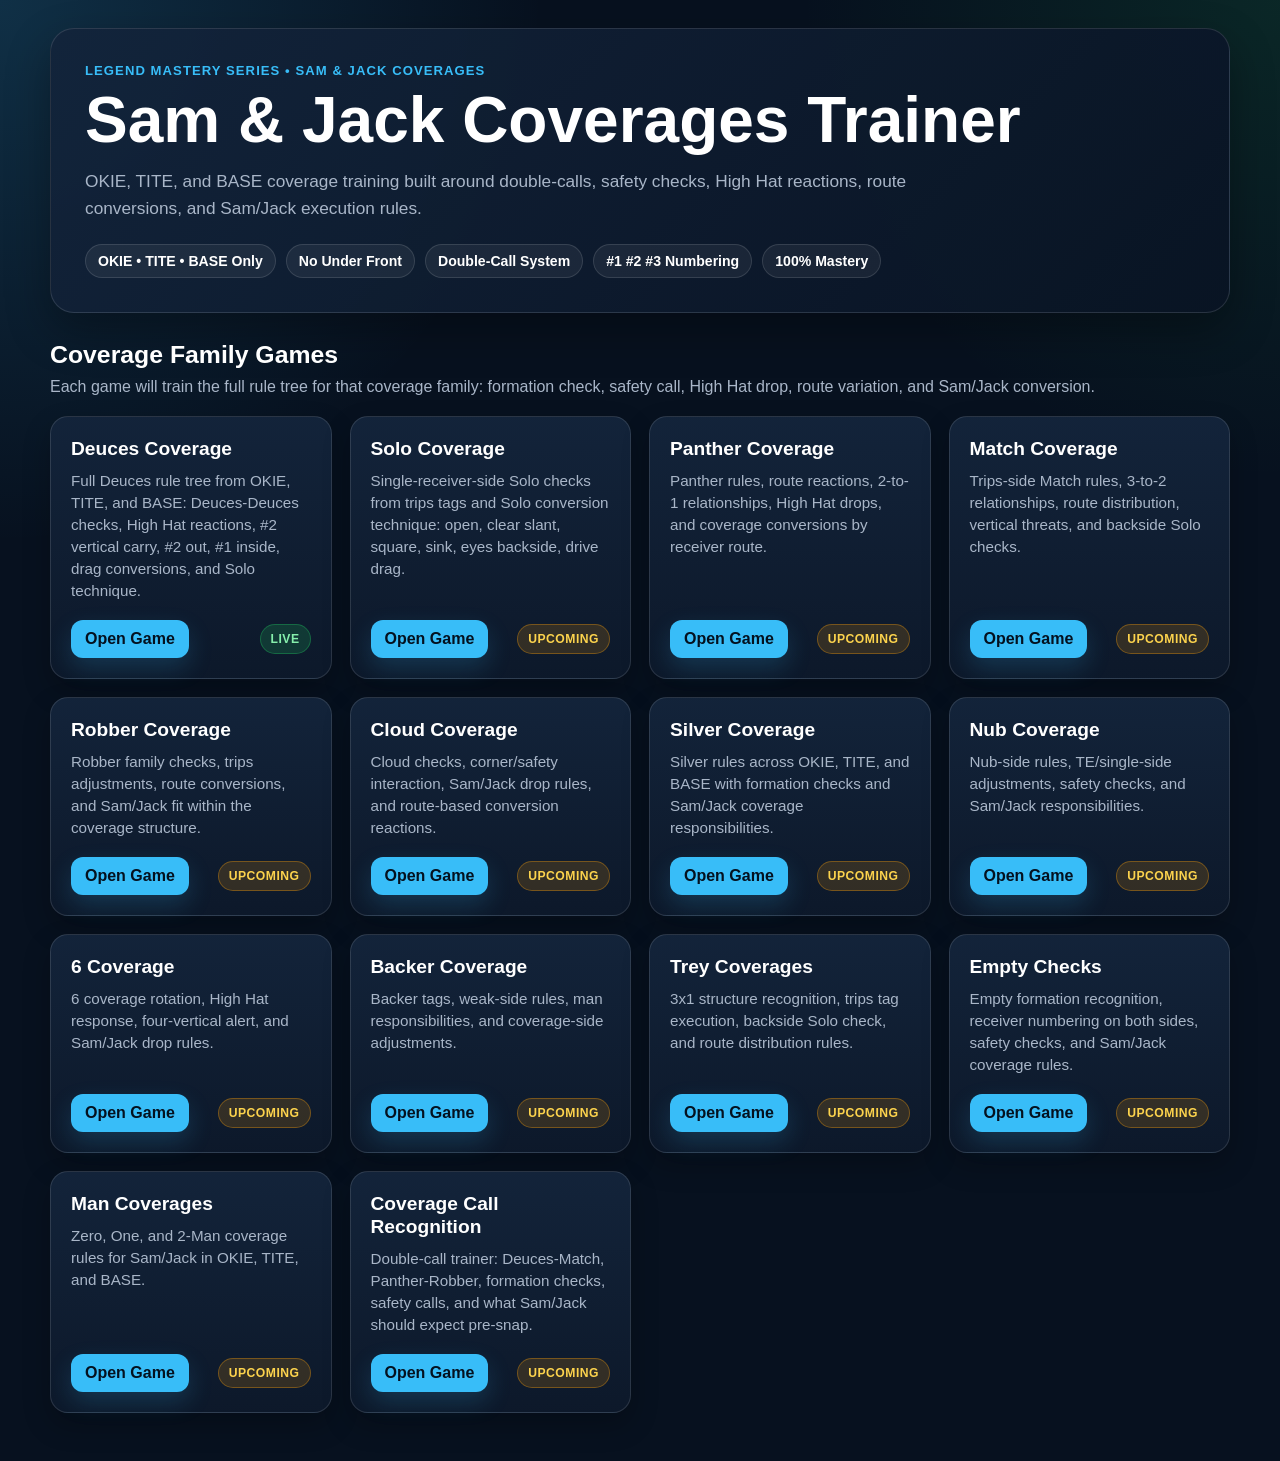
<file: index.html>
<!doctype html>
<html lang="en">
<head>
  <meta charset="utf-8" />
  <meta name="viewport" content="width=device-width,initial-scale=1" />
  <title>Sam & Jack Coverages Trainer — Legend Mastery Series</title>
  <link rel="stylesheet" href="styles.css" />
</head>

<body>
  <div class="wrap">

    <header class="hero">
      <div class="kicker">Legend Mastery Series • Sam & Jack Coverages</div>
      <h1>Sam & Jack Coverages Trainer</h1>
      <p class="sub">
        OKIE, TITE, and BASE coverage training built around double-calls, safety checks,
        High Hat reactions, route conversions, and Sam/Jack execution rules.
      </p>

      <div class="pills">
        <span class="pill">OKIE • TITE • BASE Only</span>
        <span class="pill">No Under Front</span>
        <span class="pill">Double-Call System</span>
        <span class="pill">#1 #2 #3 Numbering</span>
        <span class="pill">100% Mastery</span>
      </div>
    </header>

    <section class="section">
      <h2>Coverage Family Games</h2>
      <p class="section-sub">
        Each game will train the full rule tree for that coverage family: formation check,
        safety call, High Hat drop, route variation, and Sam/Jack conversion.
      </p>

      <div class="repo-grid">

       <article class="repo-card">
  <h3><a href="games/okie-tite-base-deuces.html">Deuces Coverage</a></h3>
  <p class="muted">
    Full Deuces rule tree from OKIE, TITE, and BASE: Deuces-Deuces checks,
    High Hat reactions, #2 vertical carry, #2 out, #1 inside, drag conversions,
    and Solo technique.
  </p>
  <div class="btn-row">
    <a class="btn" href="games/okie-tite-base-deuces.html">Open Game</a>
    <span class="status live">Live</span>
  </div>
</article>

        <article class="repo-card">
          <h3><a href="games/okie-tite-base-solo.html">Solo Coverage</a></h3>
          <p class="muted">
            Single-receiver-side Solo checks from trips tags and Solo conversion technique:
            open, clear slant, square, sink, eyes backside, drive drag.
          </p>
          <div class="btn-row">
            <a class="btn" href="games/okie-tite-base-solo.html">Open Game</a>
            <span class="status upcoming">Upcoming</span>
          </div>
        </article>

        <article class="repo-card">
          <h3><a href="games/okie-tite-base-panther.html">Panther Coverage</a></h3>
          <p class="muted">
            Panther rules, route reactions, 2-to-1 relationships, High Hat drops,
            and coverage conversions by receiver route.
          </p>
          <div class="btn-row">
            <a class="btn" href="games/okie-tite-base-panther.html">Open Game</a>
            <span class="status upcoming">Upcoming</span>
          </div>
        </article>

        <article class="repo-card">
          <h3><a href="games/okie-tite-base-match.html">Match Coverage</a></h3>
          <p class="muted">
            Trips-side Match rules, 3-to-2 relationships, route distribution,
            vertical threats, and backside Solo checks.
          </p>
          <div class="btn-row">
            <a class="btn" href="games/okie-tite-base-match.html">Open Game</a>
            <span class="status upcoming">Upcoming</span>
          </div>
        </article>

        <article class="repo-card">
          <h3><a href="games/okie-tite-base-robber.html">Robber Coverage</a></h3>
          <p class="muted">
            Robber family checks, trips adjustments, route conversions,
            and Sam/Jack fit within the coverage structure.
          </p>
          <div class="btn-row">
            <a class="btn" href="games/okie-tite-base-robber.html">Open Game</a>
            <span class="status upcoming">Upcoming</span>
          </div>
        </article>

        <article class="repo-card">
          <h3><a href="games/okie-tite-base-cloud.html">Cloud Coverage</a></h3>
          <p class="muted">
            Cloud checks, corner/safety interaction, Sam/Jack drop rules,
            and route-based conversion reactions.
          </p>
          <div class="btn-row">
            <a class="btn" href="games/okie-tite-base-cloud.html">Open Game</a>
            <span class="status upcoming">Upcoming</span>
          </div>
        </article>

        <article class="repo-card">
          <h3><a href="games/okie-tite-base-silver.html">Silver Coverage</a></h3>
          <p class="muted">
            Silver rules across OKIE, TITE, and BASE with formation checks
            and Sam/Jack coverage responsibilities.
          </p>
          <div class="btn-row">
            <a class="btn" href="games/okie-tite-base-silver.html">Open Game</a>
            <span class="status upcoming">Upcoming</span>
          </div>
        </article>

        <article class="repo-card">
          <h3><a href="games/okie-tite-base-nub.html">Nub Coverage</a></h3>
          <p class="muted">
            Nub-side rules, TE/single-side adjustments, safety checks,
            and Sam/Jack responsibilities.
          </p>
          <div class="btn-row">
            <a class="btn" href="games/okie-tite-base-nub.html">Open Game</a>
            <span class="status upcoming">Upcoming</span>
          </div>
        </article>

        <article class="repo-card">
          <h3><a href="games/okie-tite-base-six.html">6 Coverage</a></h3>
          <p class="muted">
            6 coverage rotation, High Hat response, four-vertical alert,
            and Sam/Jack drop rules.
          </p>
          <div class="btn-row">
            <a class="btn" href="games/okie-tite-base-six.html">Open Game</a>
            <span class="status upcoming">Upcoming</span>
          </div>
        </article>

        <article class="repo-card">
          <h3><a href="games/okie-tite-base-backer.html">Backer Coverage</a></h3>
          <p class="muted">
            Backer tags, weak-side rules, man responsibilities, and coverage-side adjustments.
          </p>
          <div class="btn-row">
            <a class="btn" href="games/okie-tite-base-backer.html">Open Game</a>
            <span class="status upcoming">Upcoming</span>
          </div>
        </article>

        <article class="repo-card">
          <h3><a href="games/okie-tite-base-trey-coverages.html">Trey Coverages</a></h3>
          <p class="muted">
            3x1 structure recognition, trips tag execution, backside Solo check,
            and route distribution rules.
          </p>
          <div class="btn-row">
            <a class="btn" href="games/okie-tite-base-trey-coverages.html">Open Game</a>
            <span class="status upcoming">Upcoming</span>
          </div>
        </article>

        <article class="repo-card">
          <h3><a href="games/okie-tite-base-empty-checks.html">Empty Checks</a></h3>
          <p class="muted">
            Empty formation recognition, receiver numbering on both sides,
            safety checks, and Sam/Jack coverage rules.
          </p>
          <div class="btn-row">
            <a class="btn" href="games/okie-tite-base-empty-checks.html">Open Game</a>
            <span class="status upcoming">Upcoming</span>
          </div>
        </article>

        <article class="repo-card">
          <h3><a href="games/okie-tite-base-man-coverages.html">Man Coverages</a></h3>
          <p class="muted">
            Zero, One, and 2-Man coverage rules for Sam/Jack in OKIE, TITE, and BASE.
          </p>
          <div class="btn-row">
            <a class="btn" href="games/okie-tite-base-man-coverages.html">Open Game</a>
            <span class="status upcoming">Upcoming</span>
          </div>
        </article>

        <article class="repo-card">
          <h3><a href="games/okie-tite-base-call-recognition.html">Coverage Call Recognition</a></h3>
          <p class="muted">
            Double-call trainer: Deuces-Match, Panther-Robber, formation checks,
            safety calls, and what Sam/Jack should expect pre-snap.
          </p>
          <div class="btn-row">
            <a class="btn" href="games/okie-tite-base-call-recognition.html">Open Game</a>
            <span class="status upcoming">Upcoming</span>
          </div>
        </article>

      </div>
    </section>

  </div>
</body>
</html>
</file>
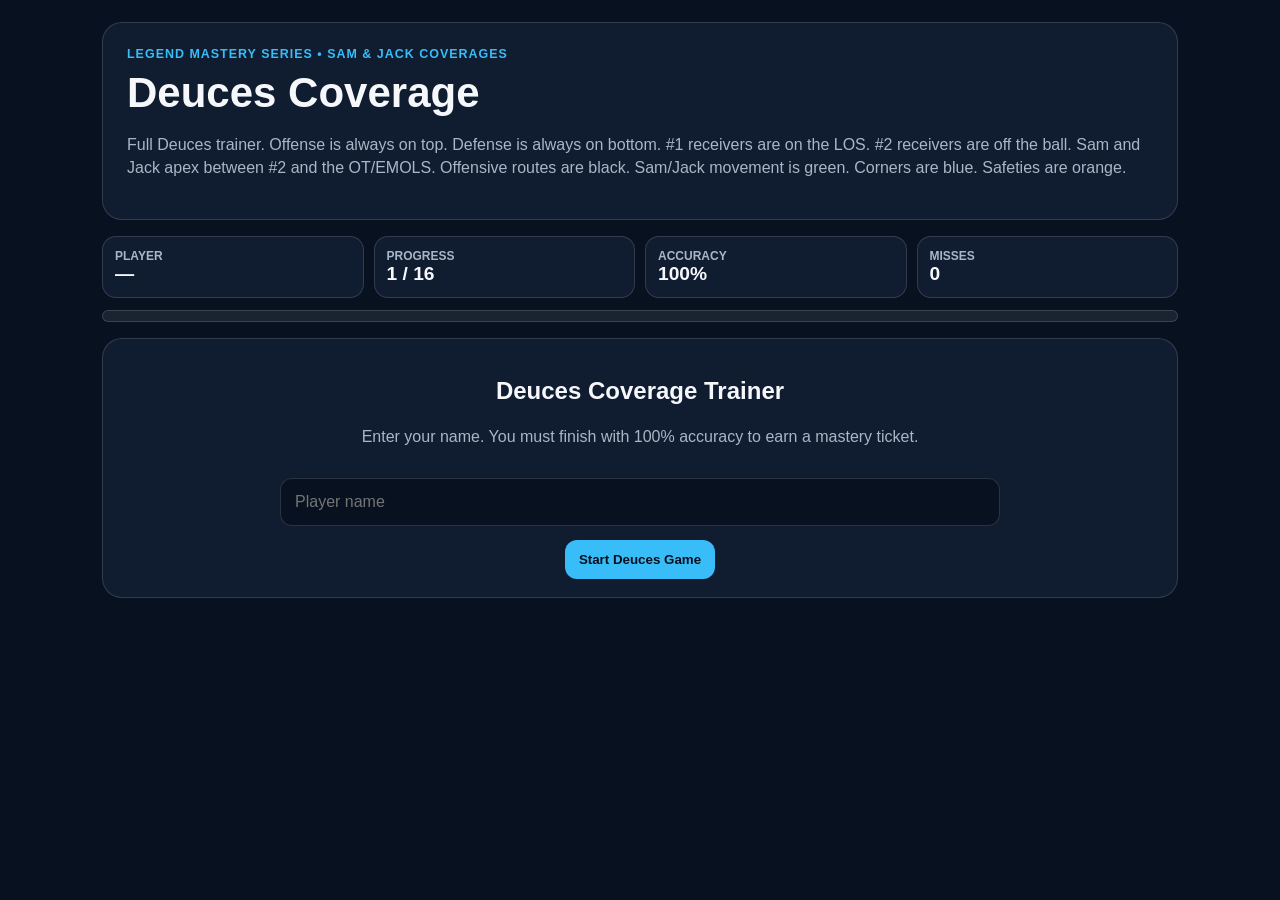
<file: games/okie-tite-base-deuces.html>
<!doctype html>
<html lang="en">
<head>
<meta charset="utf-8" />
<meta name="viewport" content="width=device-width,initial-scale=1" />
<title>Deuces Coverage — Sam & Jack Trainer</title>

<style>
:root{
  --bg:#07111f;
  --panel:#101c2f;
  --text:#f5f7fb;
  --muted:#a9b6c8;
  --line:rgba(255,255,255,.14);
  --accent:#38bdf8;
  --green:#22c55e;
  --blue:#38bdf8;
  --orange:#f59e0b;
  --red:#ef4444;
}

*{box-sizing:border-box}

body{
  margin:0;
  font-family:Arial,Helvetica,sans-serif;
  background:var(--bg);
  color:var(--text);
}

.wrap{
  max-width:1120px;
  margin:auto;
  padding:22px;
}

.hero{
  border:1px solid var(--line);
  border-radius:20px;
  padding:24px;
  background:#101c2f;
  margin-bottom:16px;
}

.kicker{
  color:var(--accent);
  font-weight:900;
  text-transform:uppercase;
  letter-spacing:.08em;
  font-size:.78rem;
}

h1{
  margin:8px 0;
  font-size:42px;
}

.sub{
  color:var(--muted);
  line-height:1.45;
}

.hud{
  display:grid;
  grid-template-columns:repeat(4,1fr);
  gap:10px;
  margin-bottom:12px;
}

.hud-card{
  border:1px solid var(--line);
  border-radius:14px;
  padding:12px;
  background:#101c2f;
}

.hud-label{
  color:var(--muted);
  font-size:.75rem;
  font-weight:900;
  text-transform:uppercase;
}

.hud-value{
  font-size:1.2rem;
  font-weight:900;
}

.bar{
  height:12px;
  border:1px solid var(--line);
  background:rgba(255,255,255,.08);
  border-radius:999px;
  overflow:hidden;
  margin-bottom:16px;
}

.bar-fill{
  height:100%;
  width:0%;
  background:var(--accent);
}

.screen{
  border:1px solid var(--line);
  border-radius:20px;
  padding:18px;
  background:#101c2f;
}

.start-box,.final{
  max-width:720px;
  margin:auto;
  text-align:center;
}

input{
  width:100%;
  padding:14px;
  border-radius:12px;
  border:1px solid var(--line);
  background:#07111f;
  color:white;
  margin:14px 0;
  font-size:1rem;
}

button{
  border:0;
  border-radius:12px;
  padding:12px 14px;
  font-weight:900;
  cursor:pointer;
}

.primary{
  background:var(--accent);
  color:#04111f;
}

.meta-grid{
  display:grid;
  grid-template-columns:repeat(3,1fr);
  gap:10px;
  margin-bottom:12px;
}

.meta{
  background:rgba(255,255,255,.06);
  border:1px solid var(--line);
  border-radius:12px;
  padding:10px;
}

.meta b{
  display:block;
}

.meta span{
  color:var(--muted);
  font-size:.9rem;
}

.field{
  background:#143f25;
  border-radius:16px;
  padding:10px;
  margin:12px 0;
  border:1px solid var(--line);
  overflow:auto;
}

svg{
  width:100%;
  max-width:940px;
  display:block;
  margin:auto;
}

.q-title{
  font-size:1.35rem;
  font-weight:900;
  line-height:1.35;
  margin:14px 0;
}

.answers{
  display:grid;
  gap:10px;
}

.answer{
  width:100%;
  text-align:left;
  background:rgba(255,255,255,.07);
  color:white;
  border:1px solid var(--line);
  border-radius:12px;
  padding:13px;
  line-height:1.35;
}

.answer.correct{
  background:rgba(34,197,94,.18);
  border-color:var(--green);
}

.answer.wrong{
  background:rgba(239,68,68,.18);
  border-color:var(--red);
}

.feedback{
  display:none;
  margin-top:14px;
  padding:14px;
  border-radius:12px;
  background:rgba(255,255,255,.06);
  border:1px solid var(--line);
  line-height:1.45;
}

.ticket{
  margin-top:18px;
  padding:18px;
  border:2px solid var(--green);
  border-radius:16px;
  background:rgba(34,197,94,.12);
}

.miss-list{
  text-align:left;
  color:var(--muted);
}

@media(max-width:760px){
  .hud,.meta-grid{grid-template-columns:1fr}
}
</style>
</head>

<body>
<div class="wrap">

<header class="hero">
  <div class="kicker">Legend Mastery Series • Sam & Jack Coverages</div>
  <h1>Deuces Coverage</h1>
  <p class="sub">
    Full Deuces trainer. Offense is always on top. Defense is always on bottom.
    #1 receivers are on the LOS. #2 receivers are off the ball. Sam and Jack apex between #2 and the OT/EMOLS.
    Offensive routes are black. Sam/Jack movement is green. Corners are blue. Safeties are orange.
  </p>
</header>

<div class="hud">
  <div class="hud-card"><div class="hud-label">Player</div><div class="hud-value" id="playerHud">—</div></div>
  <div class="hud-card"><div class="hud-label">Progress</div><div class="hud-value" id="progressHud">0 / 0</div></div>
  <div class="hud-card"><div class="hud-label">Accuracy</div><div class="hud-value" id="accuracyHud">100%</div></div>
  <div class="hud-card"><div class="hud-label">Misses</div><div class="hud-value" id="missHud">0</div></div>
</div>

<div class="bar"><div class="bar-fill" id="barFill"></div></div>

<main class="screen" id="app"></main>

</div>

<script>
const QUESTIONS = [
  {
    front:"OKIE",
    call:"Deuces-Match",
    formation:"2x2 Doubles",
    check:"Deuces-Deuces",
    route:"#2 releases vertical on both sides.",
    focus:"Sam and Jack",
    diagram:"vertical",
    question:"The call is Deuces-Match. The offense aligns 2x2, so the safety checks Deuces-Deuces. On High Hat, #2 releases vertical. What is the Sam/Jack rule?",
    answers:[
      "Open to #2, feel #2, see #1, wall #2 off, carry him 10–12 yards, release to safety, square up, eyes backside/QB.",
      "Rush contain because OKIE puts both OLBs on the edge.",
      "Immediately jump #1 because Deuces always becomes Solo on High Hat.",
      "Sit flat-footed at five yards and wait for the quarterback to declare."
    ],
    correct:0,
    explain:"Correct. In Deuces, Sam/Jack open to #2, feel #2, see #1, wall/carry #2 vertical to 10–12, release to safety, square up, and get eyes backside/QB."
  },
  {
    front:"TITE",
    call:"Deuces-Match",
    formation:"2x2 Doubles",
    check:"Deuces-Deuces",
    route:"#2 immediately drags under across the formation.",
    focus:"Sam side",
    diagram:"drag",
    question:"The safety checks Deuces-Deuces. At the snap, #2 to Sam immediately drags under. What does Sam do?",
    answers:[
      "Convert to Solo technique: make the in/out communication, clear the slant, square up, sink under curl/comeback, eyes backside, drive on the drag.",
      "Carry #2 vertically to 12 yards even though he immediately dragged.",
      "Run with the drag man-to-man across the field immediately.",
      "Blitz because #2 went inside."
    ],
    correct:0,
    explain:"Correct. When #2 comes under immediately, Deuces converts to Solo technique: communicate, clear slant, square, sink, eyes backside, and drive the drag."
  },
  {
    front:"BASE",
    call:"Deuces-Match",
    formation:"2x2 Doubles",
    check:"Deuces-Deuces",
    route:"#1 breaks inside before #2 reaches 10 yards.",
    focus:"Jack side",
    diagram:"inside1",
    question:"In Deuces, Jack opens to #2. Before #2 reaches 10 yards, #1 breaks inside. What is Jack's rule?",
    answers:[
      "Release #2 to the safety and jump/match #1 breaking inside.",
      "Stay locked on #2 no matter what #1 does.",
      "Convert to pass rush because #1 broke inside.",
      "Drop straight to the middle hook without seeing #1."
    ],
    correct:0,
    explain:"Correct. In Deuces, open to #2, feel #2, see #1. If #1 breaks inside before 10 yards, release #2 and match/jump #1."
  },
  {
    front:"OKIE",
    call:"Deuces-Match",
    formation:"2x2 Doubles",
    check:"Deuces-Deuces",
    route:"#2 runs an immediate out/flat route.",
    focus:"Sam side",
    diagram:"out",
    question:"The call checks to Deuces-Deuces. #2 immediately goes out. What must Sam understand about the corner interaction?",
    answers:[
      "Sam works his 2-to-1 rule with the understanding that the corner matches the out now.",
      "Sam must chase the out immediately and leave #1 uncovered inside.",
      "Sam must rush because the corner handles all pass coverage.",
      "Sam must turn his back to #1 and run to the sideline."
    ],
    correct:0,
    explain:"Correct. Deuces includes 2-to-1 responsibility with the understanding that the corner can match the immediate out now."
  },
  {
    front:"TITE",
    call:"Deuces-Match",
    formation:"2x2 Doubles",
    check:"Deuces-Deuces",
    route:"#1 sits/hitches while #2 works vertical/seam.",
    focus:"Jack side",
    diagram:"hitch",
    question:"In Deuces, #1 sits on a hitch/comeback look while #2 works vertical. What is the best OLB response?",
    answers:[
      "Play seam-to-flat, help on probable Smash, and read the QB shoulder break to the hitch.",
      "Ignore #1 completely because Deuces only cares about #2.",
      "Run with #2 forever and never square up.",
      "Drive the hitch immediately without respecting the seam."
    ],
    correct:0,
    explain:"Correct. If #1 sits, play seam-to-flat, help on probable Smash, and read QB shoulder break to hitch."
  },
  {
    front:"BASE",
    call:"Deuces-Match",
    formation:"2x2 Doubles",
    check:"Deuces-Deuces",
    route:"#2 vertical; #1 outside releases vertical.",
    focus:"Both sides",
    diagram:"fourverts",
    question:"Both #1 and #2 threaten vertically. What keeps Sam/Jack from opening a clean window behind the ILBs?",
    answers:[
      "Wall #2 off and carry him 10–12 before releasing and squaring up.",
      "Open flat immediately and widen to the sideline.",
      "Sit at five yards and let #2 run untouched.",
      "Run directly to #1 and ignore #2."
    ],
    correct:0,
    explain:"Correct. Deuces protects the clean box by walling/carrying #2 to 10–12 before release/square."
  },
  {
    front:"OKIE",
    call:"Deuces-Match",
    formation:"3x1 Trey",
    check:"Match-Solo",
    route:"Single receiver weak; no #2 weak.",
    focus:"Weak OLB",
    diagram:"treysolo",
    question:"The offense aligns 3x1. The trips tag is Match and the single side checks Solo. What is the weak OLB rule?",
    answers:[
      "There is no 2-to-1. Open, clear the slant, square, sink under curl/comeback, eyes backside, drive on a drag.",
      "Work 2-to-1 through #2 because Solo always has a #2 weak.",
      "Carry the single #1 vertical to safety and ignore all drags.",
      "Rush because Solo means no pass drop."
    ],
    correct:0,
    explain:"Correct. In a 3x1 single-receiver-side Solo check, there is no #2 weak. Use Solo technique."
  },
  {
    front:"TITE",
    call:"Deuces-Match",
    formation:"2x1",
    check:"Deuces-Solo",
    route:"Two receivers to Sam, single receiver to Jack.",
    focus:"Sam and Jack",
    diagram:"deucessolo",
    question:"The safety checks Deuces-Solo. What should Sam and Jack understand pre-snap?",
    answers:[
      "The two-receiver side plays Deuces rules; the single-receiver side plays Solo technique.",
      "Both sides play the exact same 2-to-1 rule.",
      "Both OLBs rush because the formation is unbalanced.",
      "The OLBs make the safety check themselves."
    ],
    correct:0,
    explain:"Correct. The safety makes the check. Two-receiver side = Deuces. Single-receiver side = Solo."
  },
  {
    front:"BASE",
    call:"Deuces-Match",
    formation:"2x2 Doubles",
    check:"Deuces-Deuces",
    route:"#2 stems vertical, then breaks out late.",
    focus:"Sam side",
    diagram:"verticalout",
    question:"#2 stems vertical first, then breaks out late after Sam has opened and carried him. What is the proper mindset?",
    answers:[
      "Stay disciplined in the 2-to-1 rule: feel #2, see #1, wall/carry, then react through the coverage structure.",
      "Assume it is immediate out and chase flat right now.",
      "Stop carrying #2 at five yards and stare at the QB.",
      "Turn it into Solo immediately because any out route means Solo."
    ],
    correct:0,
    explain:"Correct. Immediate out and vertical-then-out are not the same. Stay disciplined."
  },
  {
    front:"OKIE",
    call:"Deuces-Match",
    formation:"2x2 Doubles",
    check:"Deuces-Deuces",
    route:"#2 goes inside underneath; #1 pushes vertical.",
    focus:"Jack side",
    diagram:"drag1vert",
    question:"#2 goes underneath immediately and #1 pushes vertical. What is Jack's conversion?",
    answers:[
      "Convert to Solo, clear the slant by reading #1's stem, then square and sink under curl/comeback with eyes backside.",
      "Chase #2 under across the formation with his back turned.",
      "Carry #2 vertical even though he went under immediately.",
      "Ignore #1 because the safety owns all verticals."
    ],
    correct:0,
    explain:"Correct. Immediate under by #2 makes the OLB convert to Solo technique."
  },
  {
    front:"TITE",
    call:"Deuces-Match",
    formation:"2x2 Doubles",
    check:"Deuces-Deuces",
    route:"#2 vertical; QB scrambles after initial route distribution.",
    focus:"Both sides",
    diagram:"scramble",
    question:"After carrying #2 to 10–12 and releasing/squaring, where do Sam and Jack's eyes finish?",
    answers:[
      "Eyes backside and eyes to QB for scramble.",
      "Eyes locked on the sideline.",
      "Eyes only on #1 with no QB awareness.",
      "Eyes on the defensive line stunt."
    ],
    correct:0,
    explain:"Correct. The finish is square, eyes backside, and eyes to QB for scramble."
  },
  {
    front:"BASE",
    call:"Deuces-Match",
    formation:"2x2 Doubles",
    check:"Deuces-Deuces",
    route:"#2 vertical; #1 shallow inside before 10 yards.",
    focus:"Sam side",
    diagram:"inside1",
    question:"Why is 'feel #2, see #1' so important in Deuces?",
    answers:[
      "Because #1 breaking inside before 10 changes the OLB from carrying #2 to jumping/matching #1.",
      "Because the OLB only reads #1 and ignores #2.",
      "Because the OLB should never square up after opening.",
      "Because Deuces is a pure man call on #2."
    ],
    correct:0,
    explain:"Correct. The OLB cannot stare only at #2. He must feel #2 and see #1."
  },
  {
    front:"OKIE",
    call:"Deuces-Match",
    formation:"2x2 Doubles",
    check:"Deuces-Deuces",
    route:"#2 works under immediately and Mike/Will passes the drag.",
    focus:"Sam side",
    diagram:"drag",
    question:"As the drag is passed to Sam after #2 went under, what is the finishing Solo technique?",
    answers:[
      "Work high-to-low to the drag after clearing slant and sinking under curl/comeback.",
      "Run flat immediately with no slant/curl awareness.",
      "Turn and sprint with the drag from the snap.",
      "Drop straight backward to the goalpost."
    ],
    correct:0,
    explain:"Correct. Solo conversion is not blind chase. Clear slant, square/sink, eyes backside, then work high-to-low to the drag."
  },
  {
    front:"TITE",
    call:"Deuces-Match",
    formation:"2x2 Doubles",
    check:"Deuces-Deuces",
    route:"#2 vertical with outside stem.",
    focus:"Jack side",
    diagram:"vertical",
    question:"What is Jack trying to do to #2 when he carries him vertically in Deuces?",
    answers:[
      "Wall him off and constrict his outside movement before releasing to the safety.",
      "Give him a free outside release immediately.",
      "Force him inside by turning his own back to the QB.",
      "Stop at three yards and let him run free."
    ],
    correct:0,
    explain:"Correct. Wall #2 off, carry him 10–12, and constrict the window before releasing/squaring."
  },
  {
    front:"BASE",
    call:"Deuces-Match",
    formation:"2x2 Doubles",
    check:"Deuces-Deuces",
    route:"#2 immediate out to both sides.",
    focus:"Both corners and OLBs",
    diagram:"out",
    question:"When #2 is immediately out in Deuces, what phrase should Sam/Jack remember?",
    answers:[
      "2-to-1 with understanding that the corner matches out now.",
      "Solo conversion every time #2 goes out.",
      "Rush contain because #2 went to the flat.",
      "Man #2 across the field."
    ],
    correct:0,
    explain:"Correct. In Deuces, the OLB works 2-to-1 with the understanding that the corner matches the immediate out now."
  },
  {
    front:"OKIE",
    call:"Deuces-Match",
    formation:"2x2 Doubles",
    check:"Deuces-Deuces",
    route:"Mixed routes: Sam side #2 vertical; Jack side #2 immediate drag.",
    focus:"Both OLBs",
    diagram:"mixed",
    question:"Same call, same check, different routes. What should happen?",
    answers:[
      "Sam plays normal Deuces vertical carry. Jack converts to Solo technique because #2 immediately drags.",
      "Both OLBs must play the same rule because the call is the same.",
      "Both OLBs rush because one side converted.",
      "Sam converts to Solo even though #2 vertical released."
    ],
    correct:0,
    explain:"Correct. Coverage is rules-based. Same call/check can produce different OLB reactions based on the route."
  }
];

let player="";
let index=0;
let correct=0;
let misses=[];
let locked=false;

const app=document.getElementById("app");
const playerHud=document.getElementById("playerHud");
const progressHud=document.getElementById("progressHud");
const accuracyHud=document.getElementById("accuracyHud");
const missHud=document.getElementById("missHud");
const barFill=document.getElementById("barFill");

function shuffle(array){
  const a=[...array];
  for(let i=a.length-1;i>0;i--){
    const j=Math.floor(Math.random()*(i+1));
    [a[i],a[j]]=[a[j],a[i]];
  }
  return a;
}

const gameQuestions=shuffle(QUESTIONS).map(q=>{
  const answerObjects=q.answers.map((text,i)=>({text,correct:i===q.correct}));
  return {...q,answerObjects:shuffle(answerObjects)};
});

function updateHud(){
  const answered=index;
  const pct=answered===0?100:Math.round((correct/answered)*100);
  playerHud.textContent=player||"—";
  progressHud.textContent=`${Math.min(index+1,gameQuestions.length)} / ${gameQuestions.length}`;
  accuracyHud.textContent=`${pct}%`;
  missHud.textContent=misses.length;
  barFill.style.width=`${(index/gameQuestions.length)*100}%`;
}

function startScreen(){
  app.innerHTML=`
    <div class="start-box">
      <h2>Deuces Coverage Trainer</h2>
      <p class="sub">Enter your name. You must finish with 100% accuracy to earn a mastery ticket.</p>
      <input id="nameInput" placeholder="Player name" autocomplete="off" />
      <button class="primary" onclick="startGame()">Start Deuces Game</button>
    </div>
  `;
  updateHud();
}

function startGame(){
  const input=document.getElementById("nameInput");
  player=input.value.trim();
  if(!player){input.focus();return;}
  index=0;
  correct=0;
  misses=[];
  renderQuestion();
}

function renderQuestion(){
  locked=false;
  updateHud();

  if(index>=gameQuestions.length){
    return finalScreen();
  }

  const q=gameQuestions[index];

  app.innerHTML=`
    <div class="meta-grid">
      <div class="meta"><b>Front</b><span>${q.front}</span></div>
      <div class="meta"><b>Double Call</b><span>${q.call}</span></div>
      <div class="meta"><b>Safety Check</b><span>${q.check}</span></div>
      <div class="meta"><b>Formation</b><span>${q.formation}</span></div>
      <div class="meta"><b>Route Variation</b><span>${q.route}</span></div>
      <div class="meta"><b>Focus</b><span>${q.focus}</span></div>
    </div>

    <div class="field">${diagram(q.diagram)}</div>

    <div class="q-title">${q.question}</div>

    <div class="answers">
      ${q.answerObjects.map((a,i)=>`
        <button class="answer" onclick="chooseAnswer(${i})">${a.text}</button>
      `).join("")}
    </div>

    <div class="feedback" id="feedback"></div>
  `;
}

function chooseAnswer(choiceIndex){
  if(locked)return;
  locked=true;

  const q=gameQuestions[index];
  const buttons=[...document.querySelectorAll(".answer")];
  const chosen=q.answerObjects[choiceIndex];

  buttons.forEach((btn,i)=>{
    btn.disabled=true;
    if(q.answerObjects[i].correct)btn.classList.add("correct");
  });

  const feedback=document.getElementById("feedback");
  feedback.style.display="block";

  if(chosen.correct){
    correct++;
    feedback.innerHTML=`<b>Correct.</b><br>${q.explain}`;
  }else{
    buttons[choiceIndex].classList.add("wrong");
    misses.push(q);
    feedback.innerHTML=`<b>Not it.</b><br>${q.explain}`;
  }

  index++;
  updateHud();

  setTimeout(renderQuestion, chosen.correct?5000:6500);
}

function finalScreen(){
  barFill.style.width="100%";
  const pct=Math.round((correct/gameQuestions.length)*100);

  if(pct===100){
    app.innerHTML=`
      <div class="final">
        <h2>Mastery Complete</h2>
        <p class="sub">${player}, you completed Deuces Coverage with 100% accuracy.</p>
        <div class="ticket">
          <h3>Deuces Coverage Mastery Ticket</h3>
          <p><b>Player:</b> ${player}</p>
          <p><b>Score:</b> ${correct} / ${gameQuestions.length}</p>
          <p><b>Result:</b> 100% Mastery</p>
        </div>
        <button class="primary" onclick="location.reload()">Run Again</button>
      </div>
    `;
  }else{
    app.innerHTML=`
      <div class="final">
        <h2>Run Complete — No Ticket Yet</h2>
        <p class="sub">${player}, you scored ${pct}%. This trainer requires 100%.</p>
        <div class="miss-list">
          <h3>Missed Situations</h3>
          <ol>
            ${misses.map(m=>`
              <li><b>${m.front} • ${m.call} • ${m.check}</b><br>${m.route}<br>${m.question}</li>
            `).join("")}
          </ol>
        </div>
        <button class="primary" onclick="location.reload()">Try Again</button>
      </div>
    `;
  }

  updateHud();
}

function diagram(type){
  return `
<svg viewBox="0 0 900 460" aria-label="Deuces coverage diagram">

  <rect x="0" y="0" width="900" height="460" fill="#143f25"/>

  <g opacity=".16" stroke="white">
    <line x1="80" y1="25" x2="80" y2="435"/>
    <line x1="160" y1="25" x2="160" y2="435"/>
    <line x1="240" y1="25" x2="240" y2="435"/>
    <line x1="320" y1="25" x2="320" y2="435"/>
    <line x1="400" y1="25" x2="400" y2="435"/>
    <line x1="480" y1="25" x2="480" y2="435"/>
    <line x1="560" y1="25" x2="560" y2="435"/>
    <line x1="640" y1="25" x2="640" y2="435"/>
    <line x1="720" y1="25" x2="720" y2="435"/>
    <line x1="800" y1="25" x2="800" y2="435"/>
  </g>

  <line x1="50" y1="210" x2="850" y2="210" stroke="white" stroke-width="3"/>
  <text x="55" y="200" fill="white" font-size="14" font-weight="900">LOS</text>

  <text x="405" y="28" fill="white" font-size="15" font-weight="900">OFFENSE</text>
  <text x="405" y="440" fill="white" font-size="15" font-weight="900">DEFENSE</text>

  <!-- Offensive line -->
  <rect x="375" y="190" width="24" height="24" rx="5" fill="#334155" stroke="white"/>
  <rect x="407" y="190" width="24" height="24" rx="5" fill="#334155" stroke="white"/>
  <rect x="439" y="190" width="24" height="24" rx="5" fill="#334155" stroke="white"/>
  <rect x="471" y="190" width="24" height="24" rx="5" fill="#334155" stroke="white"/>
  <rect x="503" y="190" width="24" height="24" rx="5" fill="#334155" stroke="white"/>

  <circle cx="451" cy="145" r="18" fill="#111827" stroke="white" stroke-width="2"/>
  <text x="442" y="151" fill="white" font-size="15" font-weight="900">QB</text>

  <!-- Receivers: #1 on LOS, #2 off -->
  <circle cx="135" cy="210" r="18" fill="#7f1d1d" stroke="white" stroke-width="2"/>
  <text x="123" y="216" fill="white" font-size="15" font-weight="900">#1</text>

  <circle cx="275" cy="150" r="18" fill="#7f1d1d" stroke="white" stroke-width="2"/>
  <text x="263" y="156" fill="white" font-size="15" font-weight="900">#2</text>

  <circle cx="765" cy="210" r="18" fill="#7f1d1d" stroke="white" stroke-width="2"/>
  <text x="753" y="216" fill="white" font-size="15" font-weight="900">#1</text>

  <circle cx="625" cy="150" r="18" fill="#7f1d1d" stroke="white" stroke-width="2"/>
  <text x="613" y="156" fill="white" font-size="15" font-weight="900">#2</text>

  <!-- Sam/Jack Apex between #2 and OT -->
  <circle cx="315" cy="305" r="18" fill="#0f172a" stroke="#22c55e" stroke-width="4"/>
  <text x="307" y="311" fill="white" font-size="17" font-weight="900">S</text>

  <circle cx="585" cy="305" r="18" fill="#0f172a" stroke="#22c55e" stroke-width="4"/>
  <text x="577" y="311" fill="white" font-size="17" font-weight="900">J</text>

  <!-- Corners -->
  <circle cx="135" cy="275" r="16" fill="#0f172a" stroke="#38bdf8" stroke-width="3"/>
  <text x="129" y="281" fill="white" font-size="13" font-weight="900">C</text>

  <circle cx="765" cy="275" r="16" fill="#0f172a" stroke="#38bdf8" stroke-width="3"/>
  <text x="759" y="281" fill="white" font-size="13" font-weight="900">C</text>

  <!-- Safeties -->
  <circle cx="340" cy="380" r="16" fill="#111827" stroke="#f59e0b" stroke-width="3"/>
  <text x="330" y="386" fill="white" font-size="13" font-weight="900">SS</text>

  <circle cx="560" cy="380" r="16" fill="#111827" stroke="#f59e0b" stroke-width="3"/>
  <text x="551" y="386" fill="white" font-size="13" font-weight="900">FS</text>

  ${routeLayer(type)}
</svg>`;
}

function routeLayer(type){
  const layers = {
    vertical: `
      <path d="M275 150 L275 45" stroke="black" stroke-width="5" fill="none"/>
      <path d="M625 150 L625 45" stroke="black" stroke-width="5" fill="none"/>
      <path d="M135 210 L135 70" stroke="black" stroke-width="4" fill="none"/>
      <path d="M765 210 L765 70" stroke="black" stroke-width="4" fill="none"/>

      <path d="M315 305 C305 250 285 205 275 160" stroke="#22c55e" stroke-width="5" fill="none"/>
      <path d="M585 305 C595 250 615 205 625 160" stroke="#22c55e" stroke-width="5" fill="none"/>

      <path d="M135 275 L135 105" stroke="#38bdf8" stroke-width="4" fill="none"/>
      <path d="M765 275 L765 105" stroke="#38bdf8" stroke-width="4" fill="none"/>

      <path d="M340 380 C330 290 300 220 275 160" stroke="#f59e0b" stroke-width="4" fill="none"/>
      <path d="M560 380 C570 290 600 220 625 160" stroke="#f59e0b" stroke-width="4" fill="none"/>
    `,
    drag: `
      <path d="M275 150 C370 175 485 175 625 150" stroke="black" stroke-width="5" fill="none"/>
      <path d="M315 305 C305 250 285 200 275 155" stroke="#22c55e" stroke-width="5" fill="none"/>
      <path d="M315 250 C270 205 205 175 135 160" stroke="#22c55e" stroke-width="5" fill="none"/>
      <path d="M135 275 L135 160" stroke="#38bdf8" stroke-width="4" fill="none"/>
      <path d="M340 380 C335 290 320 225 275 160" stroke="#f59e0b" stroke-width="4" fill="none"/>
    `,
    inside1: `
      <path d="M275 150 L275 45" stroke="black" stroke-width="5" fill="none"/>
      <path d="M135 210 C190 185 245 170 315 170" stroke="black" stroke-width="5" fill="none"/>
      <path d="M315 305 C305 250 285 205 275 160" stroke="#22c55e" stroke-width="5" fill="none"/>
      <path d="M315 245 C315 210 315 185 315 170" stroke="#22c55e" stroke-width="5" fill="none"/>
      <path d="M135 275 C160 230 220 190 315 170" stroke="#38bdf8" stroke-width="4" fill="none"/>
      <path d="M340 380 C335 285 315 220 275 160" stroke="#f59e0b" stroke-width="4" fill="none"/>
    `,
    out: `
      <path d="M275 150 L360 150" stroke="black" stroke-width="5" fill="none"/>
      <path d="M625 150 L540 150" stroke="black" stroke-width="5" fill="none"/>
      <path d="M315 305 C305 250 285 205 275 160" stroke="#22c55e" stroke-width="5" fill="none"/>
      <path d="M585 305 C595 250 615 205 625 160" stroke="#22c55e" stroke-width="5" fill="none"/>
      <path d="M135 275 C180 225 260 170 360 150" stroke="#38bdf8" stroke-width="4" fill="none"/>
      <path d="M765 275 C720 225 640 170 540 150" stroke="#38bdf8" stroke-width="4" fill="none"/>
      <path d="M340 380 C335 285 315 220 275 160" stroke="#f59e0b" stroke-width="4" fill="none"/>
      <path d="M560 380 C565 285 585 220 625 160" stroke="#f59e0b" stroke-width="4" fill="none"/>
    `,
    hitch: `
      <path d="M135 210 L135 135 L170 135" stroke="black" stroke-width="5" fill="none"/>
      <path d="M275 150 L275 45" stroke="black" stroke-width="5" fill="none"/>
      <path d="M315 305 C305 250 285 205 275 160" stroke="#22c55e" stroke-width="5" fill="none"/>
      <path d="M135 275 C135 225 145 175 170 135" stroke="#38bdf8" stroke-width="4" fill="none"/>
      <path d="M340 380 C335 285 315 220 275 160" stroke="#f59e0b" stroke-width="4" fill="none"/>
    `,
    fourverts: `
      <path d="M135 210 L135 55" stroke="black" stroke-width="5" fill="none"/>
      <path d="M275 150 L275 45" stroke="black" stroke-width="5" fill="none"/>
      <path d="M765 210 L765 55" stroke="black" stroke-width="5" fill="none"/>
      <path d="M625 150 L625 45" stroke="black" stroke-width="5" fill="none"/>
      <path d="M315 305 C305 250 285 205 275 160" stroke="#22c55e" stroke-width="5" fill="none"/>
      <path d="M585 305 C595 250 615 205 625 160" stroke="#22c55e" stroke-width="5" fill="none"/>
      <path d="M135 275 L135 95" stroke="#38bdf8" stroke-width="4" fill="none"/>
      <path d="M765 275 L765 95" stroke="#38bdf8" stroke-width="4" fill="none"/>
      <path d="M340 380 C335 285 315 220 275 160" stroke="#f59e0b" stroke-width="4" fill="none"/>
      <path d="M560 380 C565 285 585 220 625 160" stroke="#f59e0b" stroke-width="4" fill="none"/>
    `,
    treysolo: `
      <circle cx="110" cy="210" r="18" fill="#7f1d1d" stroke="white" stroke-width="2"/>
      <text x="98" y="216" fill="white" font-size="15" font-weight="900">#1</text>
      <circle cx="235" cy="150" r="18" fill="#7f1d1d" stroke="white" stroke-width="2"/>
      <text x="223" y="156" fill="white" font-size="15" font-weight="900">#2</text>
      <circle cx="335" cy="130" r="18" fill="#7f1d1d" stroke="white" stroke-width="2"/>
      <text x="323" y="136" fill="white" font-size="15" font-weight="900">#3</text>
      <path d="M585 305 C620 250 690 190 765 210" stroke="#22c55e" stroke-width="5" fill="none"/>
      <path d="M765 275 L765 155" stroke="#38bdf8" stroke-width="4" fill="none"/>
      <path d="M560 380 C590 300 680 240 765 210" stroke="#f59e0b" stroke-width="4" fill="none"/>
    `,
    deucessolo: `
      <text x="180" y="260" fill="white" font-size="15" font-weight="900">Deuces side</text>
      <text x="610" y="260" fill="white" font-size="15" font-weight="900">Solo side</text>
      <path d="M315 305 C305 250 285 205 275 160" stroke="#22c55e" stroke-width="5" fill="none"/>
      <path d="M585 305 C620 250 690 190 765 210" stroke="#22c55e" stroke-width="5" fill="none"/>
      <path d="M135 275 L135 120" stroke="#38bdf8" stroke-width="4" fill="none"/>
      <path d="M765 275 L765 155" stroke="#38bdf8" stroke-width="4" fill="none"/>
      <path d="M340 380 C335 285 315 220 275 160" stroke="#f59e0b" stroke-width="4" fill="none"/>
      <path d="M560 380 C590 300 680 240 765 210" stroke="#f59e0b" stroke-width="4" fill="none"/>
    `,
    verticalout: `
      <path d="M275 150 L275 85 L360 85" stroke="black" stroke-width="5" fill="none"/>
      <path d="M315 305 C305 250 285 205 275 160" stroke="#22c55e" stroke-width="5" fill="none"/>
      <path d="M135 275 L135 115" stroke="#38bdf8" stroke-width="4" fill="none"/>
      <path d="M340 380 C335 285 315 220 275 160" stroke="#f59e0b" stroke-width="4" fill="none"/>
    `,
    drag1vert: `
      <path d="M625 150 C540 175 420 175 275 150" stroke="black" stroke-width="5" fill="none"/>
      <path d="M765 210 L765 55" stroke="black" stroke-width="5" fill="none"/>
      <path d="M585 305 C620 250 690 190 765 210" stroke="#22c55e" stroke-width="5" fill="none"/>
      <path d="M765 275 L765 105" stroke="#38bdf8" stroke-width="4" fill="none"/>
      <path d="M560 380 C590 300 680 240 765 210" stroke="#f59e0b" stroke-width="4" fill="none"/>
    `,
    scramble: `
      <path d="M275 150 L275 45" stroke="black" stroke-width="5" fill="none"/>
      <path d="M625 150 L625 45" stroke="black" stroke-width="5" fill="none"/>
      <path d="M451 145 C520 165 570 185 620 220" stroke="black" stroke-width="5" fill="none"/>
      <path d="M315 305 C305 250 285 205 275 160" stroke="#22c55e" stroke-width="5" fill="none"/>
      <path d="M585 305 C595 250 615 205 625 160" stroke="#22c55e" stroke-width="5" fill="none"/>
      <path d="M135 275 L135 105" stroke="#38bdf8" stroke-width="4" fill="none"/>
      <path d="M765 275 L765 105" stroke="#38bdf8" stroke-width="4" fill="none"/>
      <path d="M340 380 C335 285 315 220 275 160" stroke="#f59e0b" stroke-width="4" fill="none"/>
      <path d="M560 380 C565 285 585 220 625 160" stroke="#f59e0b" stroke-width="4" fill="none"/>
    `,
    mixed: `
      <path d="M275 150 L275 45" stroke="black" stroke-width="5" fill="none"/>
      <path d="M625 150 C540 175 420 175 275 150" stroke="black" stroke-width="5" fill="none"/>
      <path d="M315 305 C305 250 285 205 275 160" stroke="#22c55e" stroke-width="5" fill="none"/>
      <path d="M585 305 C620 250 690 190 765 210" stroke="#22c55e" stroke-width="5" fill="none"/>
      <path d="M135 275 L135 105" stroke="#38bdf8" stroke-width="4" fill="none"/>
      <path d="M765 275 L765 145" stroke="#38bdf8" stroke-width="4" fill="none"/>
      <path d="M340 380 C335 285 315 220 275 160" stroke="#f59e0b" stroke-width="4" fill="none"/>
      <path d="M560 380 C590 300 680 240 765 210" stroke="#f59e0b" stroke-width="4" fill="none"/>
    `
  };

  return layers[type] || layers.vertical;
}

startScreen();
</script>

</body>
</html>
</file>
<file: styles.css>
:root {
  --bg: #07111f;
  --panel: #101c2f;
  --panel-2: #13243b;
  --text: #f5f7fb;
  --muted: #a9b6c8;
  --line: rgba(255,255,255,0.12);
  --accent: #38bdf8;
  --accent-2: #22c55e;
  --warning: #f59e0b;
  --shadow: 0 18px 45px rgba(0,0,0,0.32);
}

* {
  box-sizing: border-box;
}

body {
  margin: 0;
  font-family: Arial, Helvetica, sans-serif;
  background:
    radial-gradient(circle at top left, rgba(56,189,248,0.18), transparent 34rem),
    radial-gradient(circle at top right, rgba(34,197,94,0.12), transparent 30rem),
    var(--bg);
  color: var(--text);
}

.wrap {
  width: min(1180px, calc(100% - 32px));
  margin: 0 auto;
  padding: 28px 0 48px;
}

.hero {
  padding: 34px;
  border: 1px solid var(--line);
  border-radius: 24px;
  background:
    linear-gradient(135deg, rgba(19,36,59,0.95), rgba(9,20,36,0.95));
  box-shadow: var(--shadow);
  margin-bottom: 28px;
}

.kicker {
  color: var(--accent);
  font-weight: 800;
  letter-spacing: 0.08em;
  text-transform: uppercase;
  font-size: 0.82rem;
  margin-bottom: 10px;
}

.hero h1 {
  margin: 0;
  font-size: clamp(2.2rem, 5vw, 4.1rem);
  line-height: 1;
  color: #ffffff;
}

.sub {
  max-width: 850px;
  margin: 16px 0 0;
  color: var(--muted);
  font-size: 1.08rem;
  line-height: 1.55;
}

.pills {
  display: flex;
  flex-wrap: wrap;
  gap: 10px;
  margin-top: 22px;
}

.pill {
  border: 1px solid var(--line);
  background: rgba(255,255,255,0.06);
  color: #ffffff;
  padding: 8px 12px;
  border-radius: 999px;
  font-size: 0.88rem;
  font-weight: 700;
}

.section {
  margin-top: 26px;
}

.section h2 {
  margin: 0 0 6px;
  font-size: 1.55rem;
  color: #ffffff;
}

.section-sub {
  margin: 0 0 18px;
  color: var(--muted);
  line-height: 1.45;
}

.repo-grid {
  display: grid;
  grid-template-columns: repeat(auto-fit, minmax(260px, 1fr));
  gap: 18px;
}

.repo-card {
  border: 1px solid var(--line);
  border-radius: 18px;
  padding: 20px;
  background:
    linear-gradient(180deg, rgba(19,36,59,0.98), rgba(13,25,43,0.98));
  box-shadow: 0 12px 28px rgba(0,0,0,0.24);
  min-height: 210px;
  display: flex;
  flex-direction: column;
}

.repo-card h3 {
  margin: 0 0 10px;
  font-size: 1.2rem;
  line-height: 1.2;
}

.repo-card h3 a {
  color: #ffffff;
  text-decoration: none;
}

.repo-card h3 a:hover {
  color: var(--accent);
}

.muted {
  color: var(--muted);
  line-height: 1.45;
  margin: 0;
  font-size: 0.95rem;
}

.btn-row {
  margin-top: auto;
  padding-top: 18px;
  display: flex;
  align-items: center;
  justify-content: space-between;
  gap: 12px;
}

.btn {
  display: inline-flex;
  align-items: center;
  justify-content: center;
  text-decoration: none;
  font-weight: 800;
  color: #04111f;
  background: var(--accent);
  padding: 10px 14px;
  border-radius: 12px;
  box-shadow: 0 10px 24px rgba(56,189,248,0.18);
}

.btn:hover {
  filter: brightness(1.08);
}

.status {
  display: inline-flex;
  align-items: center;
  justify-content: center;
  border-radius: 999px;
  padding: 7px 10px;
  font-size: 0.76rem;
  font-weight: 900;
  letter-spacing: 0.04em;
  text-transform: uppercase;
}

.status.live {
  background: rgba(34,197,94,0.18);
  color: #86efac;
  border: 1px solid rgba(34,197,94,0.35);
}

.status.upcoming {
  background: rgba(245,158,11,0.16);
  color: #fcd34d;
  border: 1px solid rgba(245,158,11,0.35);
}

@media (max-width: 640px) {
  .wrap {
    width: min(100% - 22px, 1180px);
    padding-top: 18px;
  }

  .hero {
    padding: 24px;
    border-radius: 20px;
  }

  .repo-card {
    min-height: auto;
  }
}
</file>
